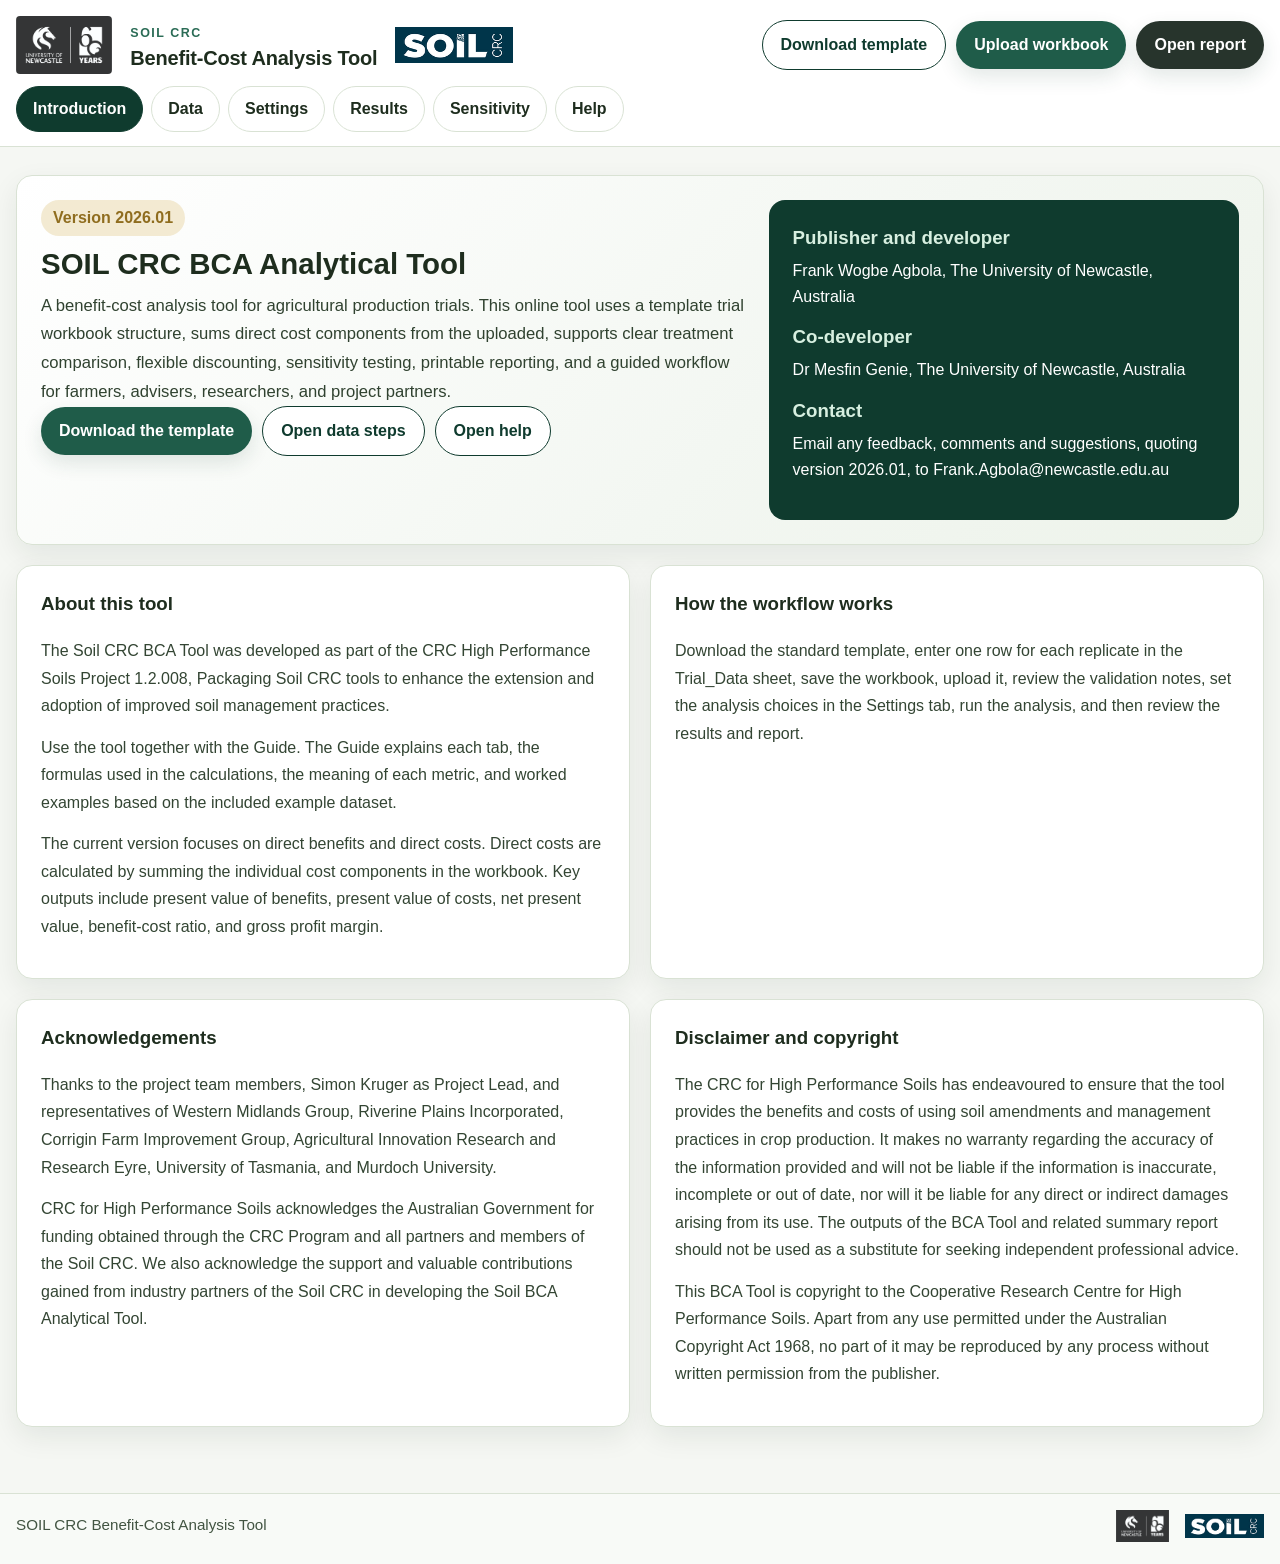
<file: index.html>
<!doctype html>
<html lang="en">
<head>
  <meta charset="utf-8" />
  <meta name="viewport" content="width=device-width, initial-scale=1" />
  <title>SOIL CRC Benefit-Cost Analysis Tool</title>
  <link rel="stylesheet" href="styles.css" />
</head>
<body>
  <div class="toast-stack" id="toastStack" aria-live="polite" aria-atomic="true"></div>

  <header class="site-header">
    <div class="container header-shell">
      <div class="brand-wrap">
        <img src="logo_university_newcastle.jpg" alt="University of Newcastle logo" class="brand-logo brand-logo-uon">
        <div class="brand-copy">
          <div class="eyebrow">SOIL CRC</div>
          <h1>Benefit-Cost Analysis Tool</h1>
        </div>
        <img src="logo_soil_crc.png" alt="SOIL CRC logo" class="brand-logo brand-logo-soil">
      </div>
      <div class="top-actions">
        <a class="btn btn-ghost" href="soil_crc_bca_template.xlsx" download title="Download the standard Excel template">Download template</a>
        <button class="btn" id="openUploadBtn" type="button" title="Upload a completed Excel workbook">Upload workbook</button>
        <input id="fileInput" type="file" accept=".xlsx" hidden />
        <button class="btn btn-dark" id="openReportBtn" type="button" disabled title="Open the printable report in a new window">Open report</button>
      </div>
    </div>
    <nav class="container tabs" aria-label="Primary tabs">
      <button class="tab active" data-tab="intro">Introduction</button>
      <button class="tab" data-tab="data">Data</button>
      <button class="tab" data-tab="settings">Settings</button>
      <button class="tab" data-tab="results">Results</button>
      <button class="tab" data-tab="sensitivity">Sensitivity</button>
      <button class="tab" data-tab="help">Help</button>
    </nav>
  </header>

  <main class="container main-area">
    <section id="tab-intro" class="panel active">
      <div class="hero card intro-hero">
        <div class="hero-left">
          <div class="hero-badge">Version 2026.01</div>
          <h2>SOIL CRC BCA Analytical Tool</h2>
          <p class="lead">A benefit-cost analysis tool for agricultural production trials. This online tool uses a template trial workbook structure, sums direct cost components from the uploaded, supports clear treatment comparison, flexible discounting, sensitivity testing, printable reporting, and a guided workflow for farmers, advisers, researchers, and project partners.</p>
          <div class="hero-actions">
            <a class="btn" href="soil_crc_bca_template.xlsx" download>Download the template</a>
            <button class="btn btn-ghost jump" data-target="data" type="button">Open data steps</button>
            <button class="btn btn-ghost jump" data-target="help" type="button">Open help</button>
          </div>
        </div>
        <div class="hero-right">
          <div class="cover-panel">
            <h3>Publisher and developer</h3>
            <p>Frank Wogbe Agbola, The University of Newcastle, Australia</p>
            <h3>Co-developer</h3>
            <p>Dr Mesfin Genie, The University of Newcastle, Australia</p>
            <h3>Contact</h3>
            <p>Email any feedback, comments and suggestions, quoting version 2026.01, to Frank.Agbola@newcastle.edu.au</p>
          </div>
        </div>
      </div>

      <div class="grid two">
        <article class="card prose">
          <h3>About this tool</h3>
          <p>The Soil CRC BCA Tool was developed as part of the CRC High Performance Soils Project 1.2.008, Packaging Soil CRC tools to enhance the extension and adoption of improved soil management practices.</p>
          <p>Use the tool together with the Guide. The Guide explains each tab, the formulas used in the calculations, the meaning of each metric, and worked examples based on the included example dataset.</p>
          <p>The current version focuses on direct benefits and direct costs. Direct costs are calculated by summing the individual cost components in the workbook. Key outputs include present value of benefits, present value of costs, net present value, benefit-cost ratio, and gross profit margin.</p>
        </article>
        <article class="card prose">
          <h3>How the workflow works</h3>
          <p>Download the standard template, enter one row for each replicate in the Trial_Data sheet, save the workbook, upload it, review the validation notes, set the analysis choices in the Settings tab, run the analysis, and then review the results and report.</p>
        </article>
      </div>

      <div class="grid two">
        <article class="card prose">
          <h3>Acknowledgements</h3>
          <p>Thanks to the project team members, Simon Kruger as Project Lead, and representatives of Western Midlands Group, Riverine Plains Incorporated, Corrigin Farm Improvement Group, Agricultural Innovation Research and Research Eyre, University of Tasmania, and Murdoch University.</p>
          <p>CRC for High Performance Soils acknowledges the Australian Government for funding obtained through the CRC Program and all partners and members of the Soil CRC. We also acknowledge the support and valuable contributions gained from industry partners of the Soil CRC in developing the Soil BCA Analytical Tool.</p>
        </article>
        <article class="card prose">
          <h3>Disclaimer and copyright</h3>
          <p>The CRC for High Performance Soils has endeavoured to ensure that the tool provides the benefits and costs of using soil amendments and management practices in crop production. It makes no warranty regarding the accuracy of the information provided and will not be liable if the information is inaccurate, incomplete or out of date, nor will it be liable for any direct or indirect damages arising from its use. The outputs of the BCA Tool and related summary report should not be used as a substitute for seeking independent professional advice.</p>
          <p>This BCA Tool is copyright to the Cooperative Research Centre for High Performance Soils. Apart from any use permitted under the Australian Copyright Act 1968, no part of it may be reproduced by any process without written permission from the publisher.</p>
        </article>
      </div>
    </section>

    <section id="tab-data" class="panel">
      <div class="card">
        <div class="section-head">
          <div>
            <h2>Data upload and preparation</h2>
            <p class="subtle">The steps below are written in plain language for practical use.</p>
          </div>
          <div class="section-actions">
            <a class="btn btn-ghost" href="soil_crc_bca_template.xlsx" download title="Download the standard Excel template">Download template</a>
            <button class="btn btn-ghost" id="loadExampleBtn" type="button" title="Load the included example workbook and pre-fill the tool">Load example data</button>
            <button class="btn btn-ghost" id="downloadCsvBtn" type="button" disabled title="Download the cleaned data used by the tool as a CSV file">Download cleaned CSV</button>
          </div>
        </div>

        <div class="grid four step-grid">
          <div class="step card soft"><span class="step-no">1</span><h3>Download the template</h3><p>Use the official Excel file supplied with this tool. It contains the Trial_Data sheet and a data dictionary sheet to help with data entry.</p></div>
          <div class="step card soft"><span class="step-no">2</span><h3>Fill one row per replicate</h3><p>Each replicate should have its own row. Keep amendment names and treatment IDs consistent across replicates. The control is identified from the control treatment row in the workbook.</p></div>
          <div class="step card soft"><span class="step-no">3</span><h3>Save the workbook</h3><p>Save the completed file before uploading it back into the tool. This helps avoid incomplete workbook errors.</p></div>
          <div class="step card soft"><span class="step-no">4</span><h3>Upload and review</h3><p>Upload the workbook, review validation messages, then move to the Results tab and run the analysis.</p></div>
        </div>

        <div class="upload-box">
          <button class="upload-tile" id="uploadTile" type="button" title="Click to upload your completed Excel workbook">
            <strong>Upload completed workbook</strong>
            <span>Click to choose the Excel workbook you have completed.</span>
          </button>
          <div id="uploadStatus" class="status neutral">No workbook uploaded yet.</div>
        </div>
      </div>

      <div class="grid two">
        <article class="card">
          <h3>Workbook summary</h3>
          <div class="metrics-grid mini">
            <div class="metric"><span>Workbook</span><strong id="workbookName">-</strong></div>
            <div class="metric"><span>Sheet used</span><strong id="sheetName">-</strong></div>
            <div class="metric"><span>Rows</span><strong id="rowsCount">-</strong></div>
            <div class="metric"><span>Treatments</span><strong id="treatmentsCount">-</strong></div>
            <div class="metric"><span>Control rows</span><strong id="controlsCount">-</strong></div>
            <div class="metric"><span>Rows with yield</span><strong id="yieldCount">-</strong></div>
          </div>
          <div id="validationBox" class="message info">Upload a workbook to see validation messages.</div>
        </article>
        <article class="card prose">
          <h3>What the tool checks</h3>
          <p><span class="tip" data-tip="The workbook should contain a Trial_Data sheet and the standard header row.">Template structure</span> The workbook should contain the standard Trial_Data layout.</p>
          <p><span class="tip" data-tip="Treatment names should be consistent across replicate rows for the same treatment.">Treatment consistency</span> Treatment names, IDs and control flags should be filled in clearly.</p>
          <p><span class="tip" data-tip="The tool uses the main direct cost components reported in the workbook, such as seed, total labour, total machinery, fertiliser, pesticides, fuel, marketing, repairs and maintenance, support services, electricity, water, insurance services, overheads, interest paid on loans, structure maintenance, and other costs.">Costs</span> Yield and direct cost values should be numeric where they are provided.</p>
          <p><span class="tip" data-tip="A control is needed so the tool can compare treatments against a reference practice.">Control rows</span> At least one control row should be marked TRUE.</p>
        </article>
      </div>

      <div class="card">
        <div class="section-head">
          <div>
            <h3>Data preview</h3>
            <p class="subtle">The first cleaned rows from the uploaded workbook are shown below.</p>
          </div>
        </div>
        <div class="table-wrap"><table id="previewTable"><thead></thead><tbody></tbody></table></div>
      </div>
    </section>

    <section id="tab-settings" class="panel">
      <div class="grid two">
        <div class="card">
          <h2>Settings</h2>
          <div class="form-grid">
            <label><span>Grain price ($ per tonne)</span><input id="grainPrice" type="number" value="500" step="0.01" /></label>
            <label><span>Analysis period (years)</span><input id="analysisYears" type="number" value="10" min="1" step="1" /></label>
            <label><span>Discounting mode</span><select id="discountMode"><option value="constant">Constant rate</option><option value="increasing">Increasing rate</option><option value="declining">Declining rate</option></select></label>
            <label><span>Initial annual discount rate (%)</span><input id="discountInitial" type="number" value="5" step="0.1" /></label>
            <label><span>Later annual discount rate (%)</span><input id="discountLater" type="number" value="3" step="0.1" /></label>
            <label><span>Switch year</span><input id="discountSwitchYear" type="number" value="5" min="1" step="1" /></label>
          </div>
          <div class="settings-actions">
            <button class="btn" id="applySettingsBtn" type="button" onclick="return window.forceApplySettings ? window.forceApplySettings() : false;" title="Apply the current analysis settings and update the tool">Apply settings</button>
          </div>
          <div id="settingsStatus" class="message info" aria-live="polite">Current settings are shown above. Click Apply settings to confirm and refresh the analysis.</div>
        </div>
        <div class="card prose">
          <h3>How discounting is applied</h3>
          <p><span class="tip" data-tip="A constant rate uses the same annual discount rate for every year in the analysis period.">Constant rate</span> The same discount rate is used for every year.</p>
          <p><span class="tip" data-tip="An increasing schedule applies the initial rate up to the switch year and the later rate after that point.">Increasing rate</span> The initial rate applies first, then the later rate applies after the switch year.</p>
          <p><span class="tip" data-tip="A declining schedule also uses the switch year, but the later rate is lower than the initial rate.">Declining rate</span> This works in the same way, but with a lower later rate after the switch year.</p>
          <div class="logic-box" id="discountLabelBox">The active discount schedule will be shown here after analysis is run.</div>
        </div>
      </div>
    </section>

    <section id="tab-results" class="panel">
      <div class="card">
        <div class="section-head">
          <div>
            <h2>Results</h2>
            <p class="subtle">Choose the comparison mode, then run the analysis.</p>
          </div>
          <div class="section-actions">
            <button class="btn" id="runBtn" type="button" title="Calculate rankings, comparisons and headline metrics">Run Benefit-Cost Analysis</button>
          </div>
        </div>
        <div class="mode-row">
          <label><input type="radio" name="compareMode" value="control" checked /> Compare selected treatment against control</label>
          <label><input type="radio" name="compareMode" value="side" /> Compare two treatments side by side</label>
        </div>
        <div id="compareControlPanel" class="selector-grid">
          <label><span>Reference control</span><select id="controlSelect"></select></label>
          <label><span>Treatment to compare</span><select id="treatmentSelect"></select></label>
        </div>
        <div id="compareSidePanel" class="selector-grid hidden">
          <label><span>First treatment</span><select id="sideTreatmentA"></select></label>
          <label><span>Second treatment</span><select id="sideTreatmentB"></select></label>
        </div>
        <div id="sameTreatmentWarning" class="message warning hidden">Please choose two different treatments for side by side comparison.</div>
      </div>

      <div class="grid three results-grid">
        <div class="card metric-card"><span>Present value of benefits</span><strong id="pvBenefits">-</strong></div>
        <div class="card metric-card"><span>Present value of costs</span><strong id="pvCosts">-</strong></div>
        <div class="card metric-card"><span>Net present value</span><strong id="npvValue">-</strong></div>
        <div class="card metric-card"><span>Benefit-cost ratio</span><strong id="bcrValue">-</strong></div>
        <div class="card metric-card"><span>Gross profit margin</span><strong id="gpmValue">-</strong></div>
        <div class="card metric-card"><span>Difference versus control</span><strong id="deltaValue">-</strong></div>
      </div>

      <div class="grid two">
        <div class="card"><h3>Headline interpretation</h3><p id="headlineSummary" class="summary-box">Upload data and run the analysis to view the headline interpretation.</p></div>
        <div class="card"><h3>Comparison details</h3><div class="table-wrap compact"><div id="comparisonDetails"></div></div></div>
      </div>

      <div class="card">
        <h3>Treatment ranking</h3>
        <div class="table-wrap compact"><table id="rankingTable"><thead><tr><th>Rank</th><th>Treatment</th><th>Average yield (t/ha)</th><th>Average direct costs ($/ha)</th><th>PV benefits ($/ha)</th><th>PV costs ($/ha)</th><th>NPV ($/ha)</th><th>BCR</th><th>Gross profit margin (%)</th><th>Difference versus control ($/ha)</th></tr></thead><tbody></tbody></table></div>
      </div>

      <div class="card ai-card">
        <h3>Copilot and ChatGPT</h3>
        <p class="subtle">These buttons open a new window using a fully prepared prompt based on the current results. The prompt requests clear writing, practical interpretation, clean tables, a short report, and a concise policy brief.</p>
        <div class="section-actions">
          <button class="btn" id="openChatGPTBtn" type="button" title="Open the prepared prompt in ChatGPT in a new window">Open in ChatGPT</button>
          <button class="btn btn-ghost" id="openCopilotBtn" type="button" title="Open the prepared prompt in Copilot in a new window">Open in Copilot</button>
          <button class="btn btn-ghost" id="copyPromptBtn" type="button" title="Copy the prepared writing prompt to the clipboard">Copy prompt</button>
        </div>
        <textarea id="aiPromptPreview" class="prompt-box" spellcheck="false"></textarea>
      </div>
    </section>

    <section id="tab-sensitivity" class="panel">
      <div class="card">
        <div class="section-head">
          <div>
            <h2>Sensitivity analysis</h2>
            <p class="subtle">Enter alternative values directly to test how the selected treatment responds.</p>
          </div>
          <div class="section-actions"><button class="btn" id="runSensitivityBtn" type="button">Update sensitivity</button></div>
        </div>
        <div class="table-wrap">
          <table class="settings-table">
            <thead><tr><th>Scenario</th><th>Discount rate (%)</th><th>Grain price ($/t)</th><th>Benefits change (%)</th><th>Costs change (%)</th></tr></thead>
            <tbody>
              <tr><td>Scenario 1</td><td><input id="s1Rate" type="number" value="3" step="0.1" /></td><td><input id="s1Price" type="number" value="500" step="0.01" /></td><td><input id="s1Benefit" type="number" value="0" step="0.1" /></td><td><input id="s1Cost" type="number" value="0" step="0.1" /></td></tr>
              <tr><td>Scenario 2</td><td><input id="s2Rate" type="number" value="5" step="0.1" /></td><td><input id="s2Price" type="number" value="550" step="0.01" /></td><td><input id="s2Benefit" type="number" value="10" step="0.1" /></td><td><input id="s2Cost" type="number" value="10" step="0.1" /></td></tr>
              <tr><td>Scenario 3</td><td><input id="s3Rate" type="number" value="7" step="0.1" /></td><td><input id="s3Price" type="number" value="450" step="0.01" /></td><td><input id="s3Benefit" type="number" value="-10" step="0.1" /></td><td><input id="s3Cost" type="number" value="15" step="0.1" /></td></tr>
            </tbody>
          </table>
        </div>
      </div>
      <div class="card">
        <div class="table-wrap compact"><table id="sensitivityTable"><thead><tr><th>Scenario</th><th>Discount rate (%)</th><th>Grain price ($/t)</th><th>Benefits change (%)</th><th>Costs change (%)</th><th>PV benefits ($/ha)</th><th>PV costs ($/ha)</th><th>NPV ($/ha)</th><th>BCR</th><th>Gross profit margin (%)</th></tr></thead><tbody></tbody></table></div>
      </div>
    </section>

    <section id="tab-help" class="panel">
      <div class="card prose">
        <div class="section-head">
          <div>
            <h2>Help and FAQ</h2>
            <p class="subtle">Practical help for farmers, advisers, and other users.</p>
          </div>
          <div class="section-actions">
            <button class="btn" id="openGuideBtn" type="button" title="Open the full user guide in a new window">Open full guide</button>
          </div>
        </div>
        <details open><summary>Why are my results missing?</summary><p>Results usually remain empty when no workbook has been uploaded, when no control rows are marked TRUE, or when yield and direct cost values are missing for the selected treatments.</p></details>
        <details><summary>Why is the ranking table empty?</summary><p>The ranking table is filled after you upload a workbook and click Run Benefit-Cost Analysis in the Results tab.</p></details>
        <details><summary>How should I structure the uploaded workbook?</summary><p>Use the standard template from this tool. Enter one row per replicate in the Trial_Data sheet. Keep treatment names consistent and save the file before uploading it back into the tool.</p></details>
        <details><summary>How are direct costs calculated?</summary><p>The tool sums the individual cost components in each replicate row, including seed, labour, machinery, fertiliser, chemical, fuel, marketing, repairs, support services, electricity, water, insurance, overheads, interest paid on loans, structure maintenance, and other direct costs. The reported total farm cost column is shown in the workbook for reference only.</p></details>
        <details><summary>What do the outputs mean?</summary><p>Net present value shows benefits minus costs after discounting. Benefit-cost ratio compares discounted benefits with discounted costs. Gross profit margin shows the share of discounted benefits remaining after discounted costs are deducted.</p></details>
        <details><summary>How do the two comparison modes differ?</summary><p>The first mode compares a selected treatment against the control. The second mode compares any two treatments side by side. A warning appears if the same treatment is selected twice.</p></details>
      </div>
    </section>
  </main>

  <footer class="site-footer">
    <div class="container footer-row">
      <div>SOIL CRC Benefit-Cost Analysis Tool</div>
      <div class="footer-logos">
        <img src="logo_university_newcastle.jpg" alt="" class="footer-logo footer-logo-uon">
        <img src="logo_soil_crc.png" alt="" class="footer-logo footer-logo-soil">
      </div>
    </div>
  </footer>

  <script src="app.js"></script>
</body>
</html>
</file>
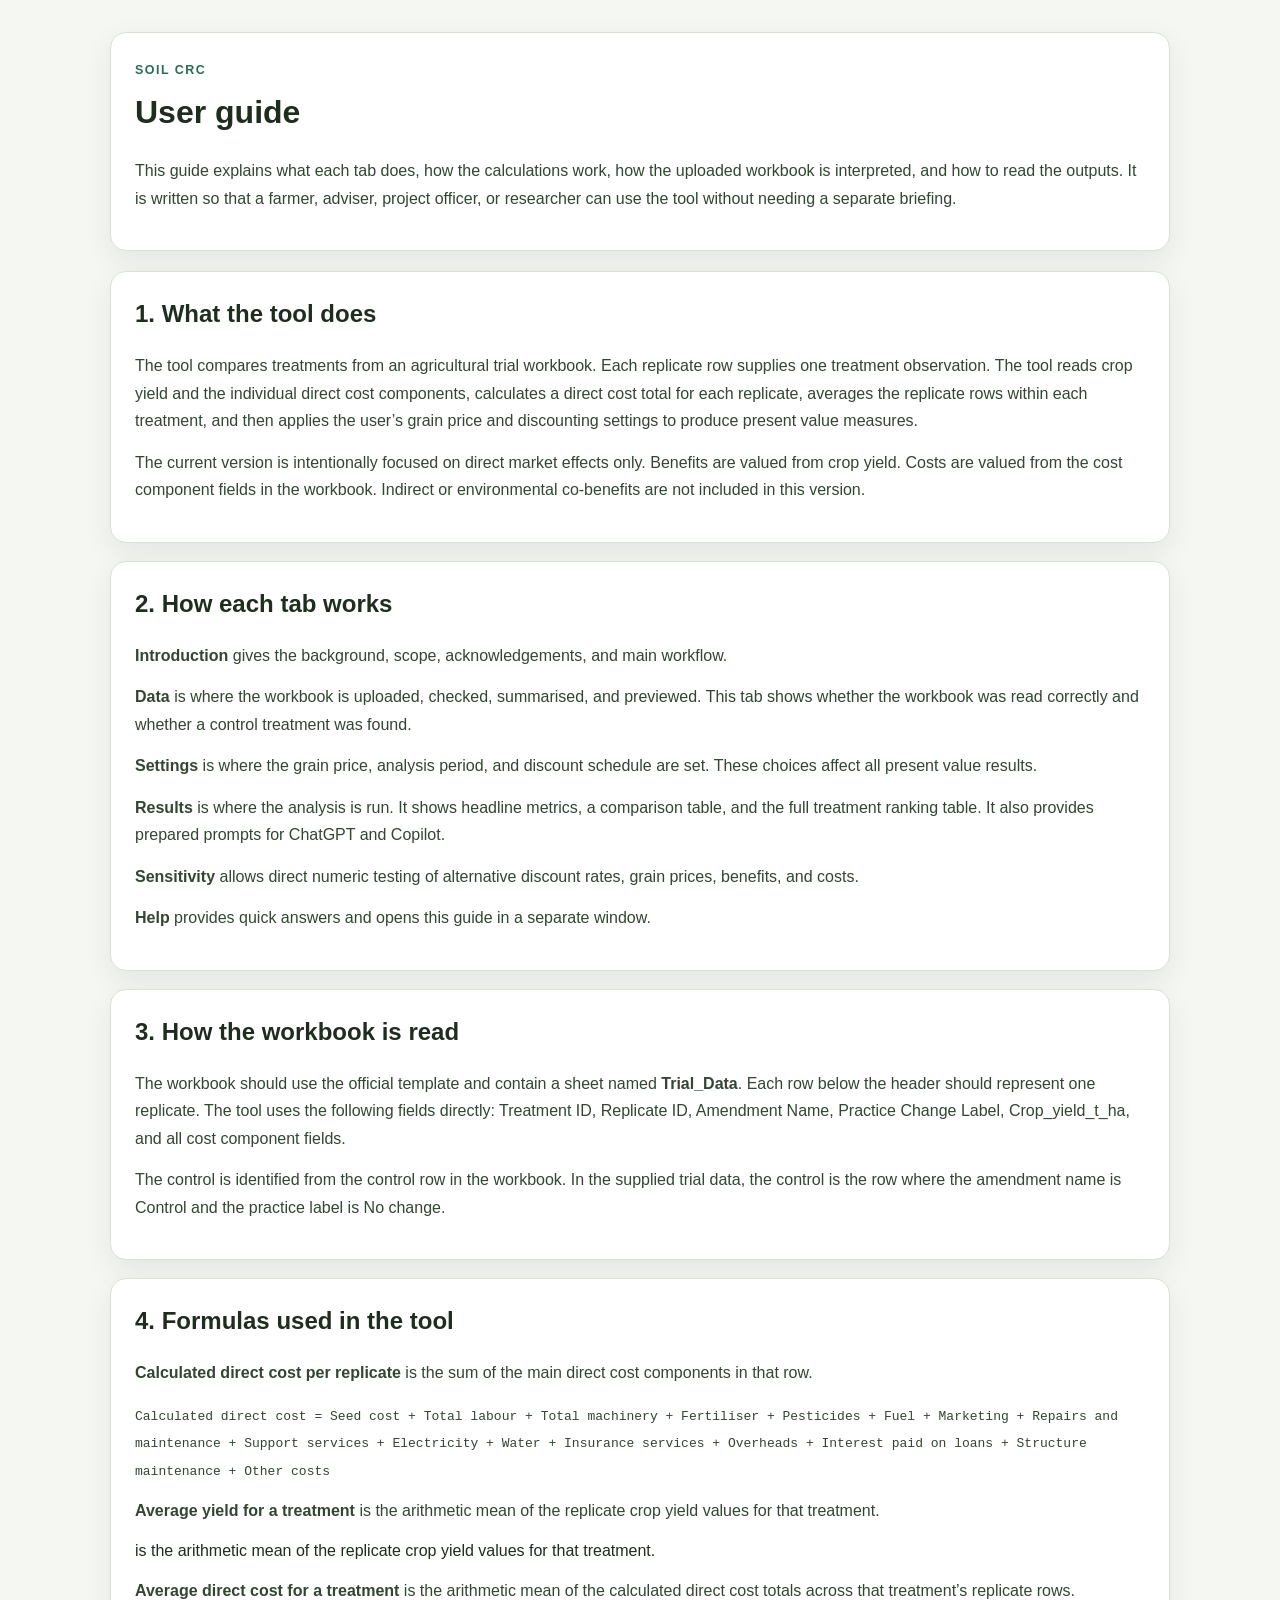
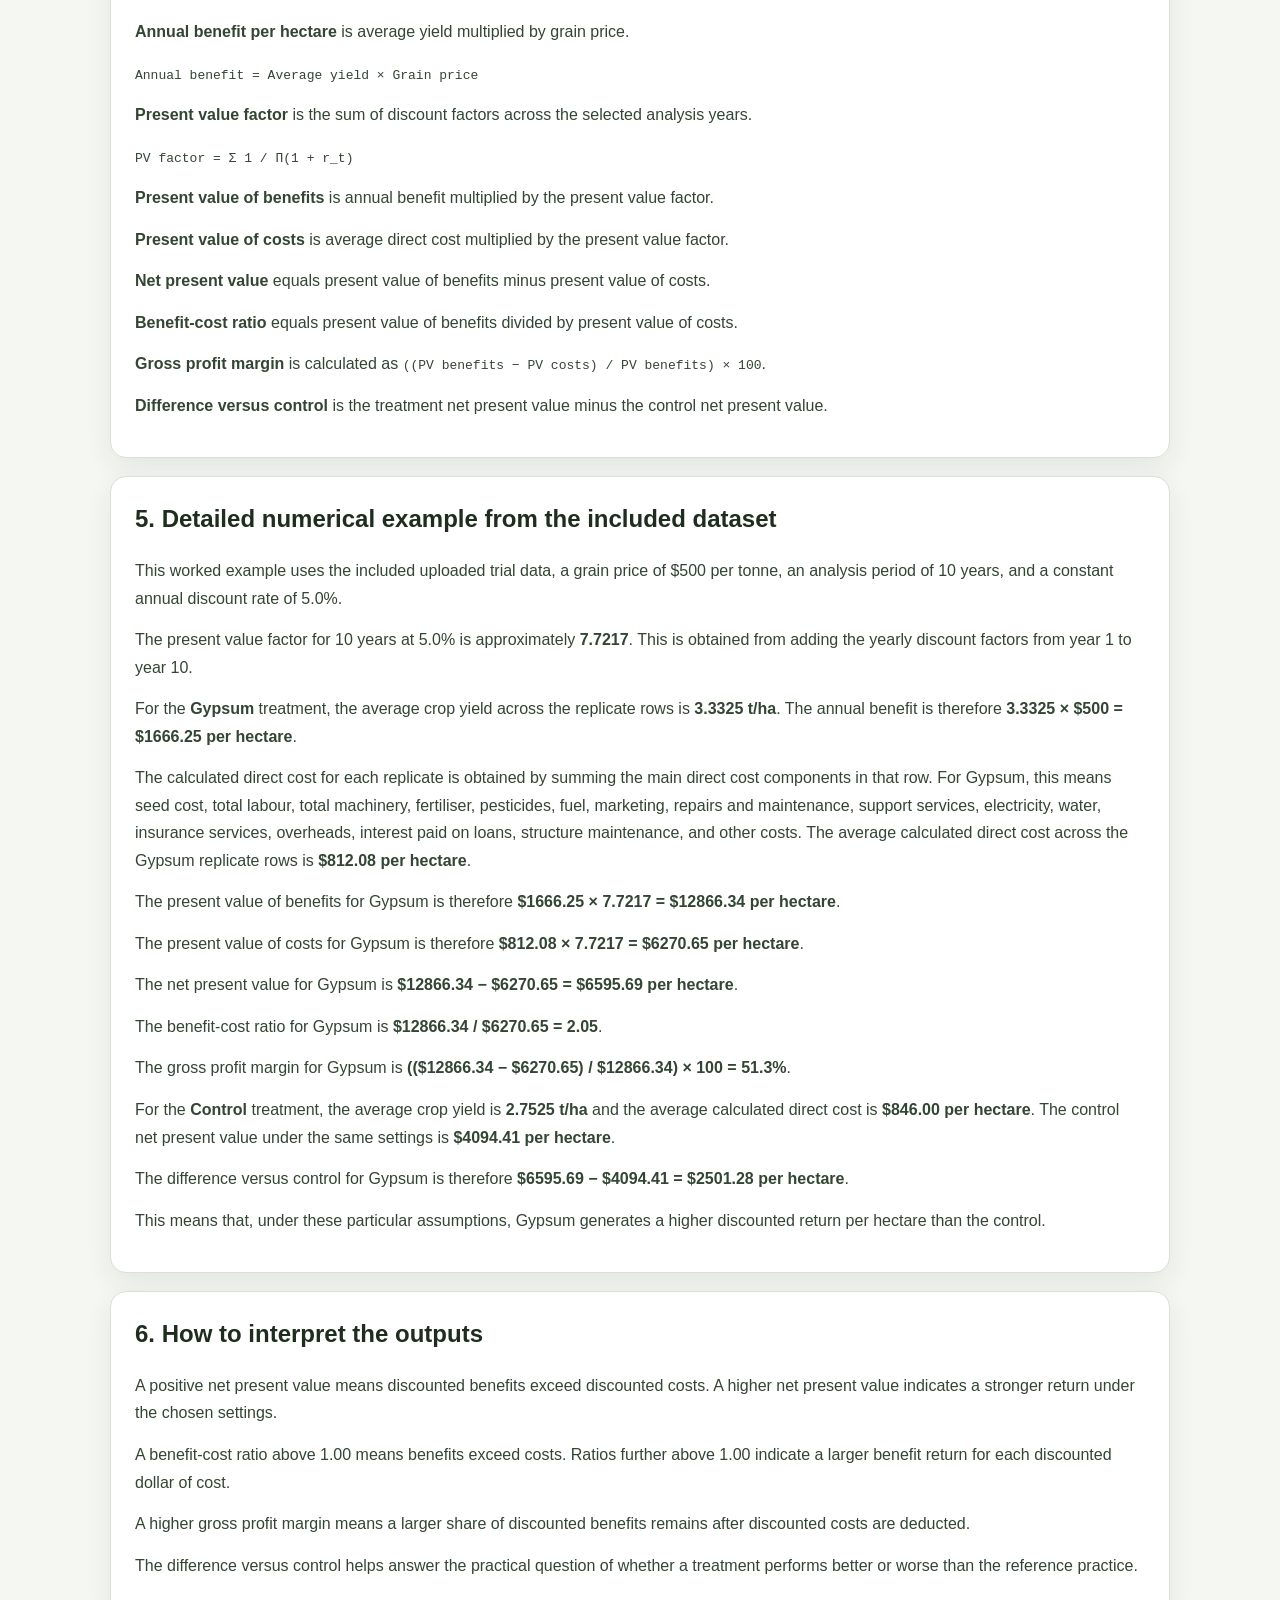
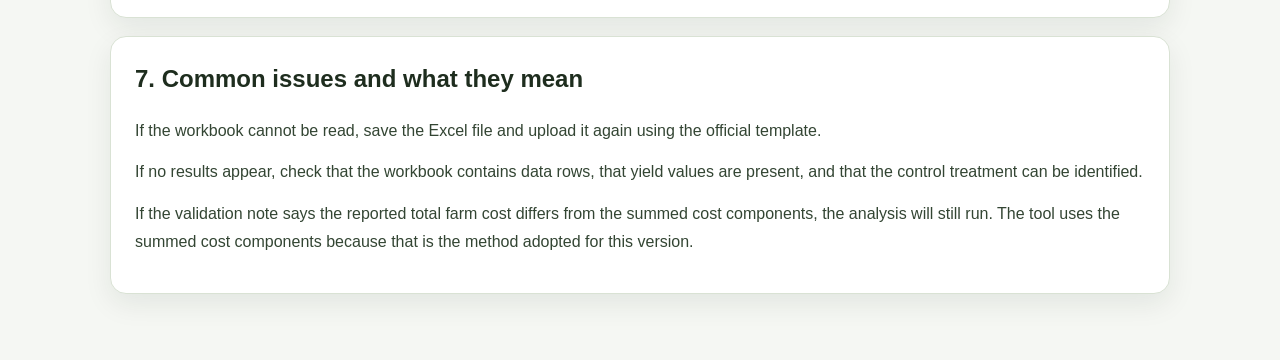
<file: guide.html>
<!doctype html>
<html lang="en"><head><meta charset="utf-8"><meta name="viewport" content="width=device-width, initial-scale=1"><title>SOIL CRC BCA Tool Guide</title><link rel="stylesheet" href="styles.css"></head>
<body>
<div class="container" style="padding:32px 20px 48px;max-width:1100px;">
  <header class="card prose" style="margin-bottom:20px;">
    <div class="eyebrow">SOIL CRC</div>
    <h1 style="margin-top:6px;">User guide</h1>
    <p>This guide explains what each tab does, how the calculations work, how the uploaded workbook is interpreted, and how to read the outputs. It is written so that a farmer, adviser, project officer, or researcher can use the tool without needing a separate briefing.</p>
  </header>

  <section class="card prose" style="margin-bottom:18px;">
    <h2>1. What the tool does</h2>
    <p>The tool compares treatments from an agricultural trial workbook. Each replicate row supplies one treatment observation. The tool reads crop yield and the individual direct cost components, calculates a direct cost total for each replicate, averages the replicate rows within each treatment, and then applies the user’s grain price and discounting settings to produce present value measures.</p>
    <p>The current version is intentionally focused on direct market effects only. Benefits are valued from crop yield. Costs are valued from the cost component fields in the workbook. Indirect or environmental co-benefits are not included in this version.</p>
  </section>

  <section class="card prose" style="margin-bottom:18px;">
    <h2>2. How each tab works</h2>
    <p><strong>Introduction</strong> gives the background, scope, acknowledgements, and main workflow.</p>
    <p><strong>Data</strong> is where the workbook is uploaded, checked, summarised, and previewed. This tab shows whether the workbook was read correctly and whether a control treatment was found.</p>
    <p><strong>Settings</strong> is where the grain price, analysis period, and discount schedule are set. These choices affect all present value results.</p>
    <p><strong>Results</strong> is where the analysis is run. It shows headline metrics, a comparison table, and the full treatment ranking table. It also provides prepared prompts for ChatGPT and Copilot.</p>
    <p><strong>Sensitivity</strong> allows direct numeric testing of alternative discount rates, grain prices, benefits, and costs.</p>
    <p><strong>Help</strong> provides quick answers and opens this guide in a separate window.</p>
  </section>

  <section class="card prose" style="margin-bottom:18px;">
    <h2>3. How the workbook is read</h2>
    <p>The workbook should use the official template and contain a sheet named <strong>Trial_Data</strong>. Each row below the header should represent one replicate. The tool uses the following fields directly: Treatment ID, Replicate ID, Amendment Name, Practice Change Label, Crop_yield_t_ha, and all cost component fields.</p>
    <p>The control is identified from the control row in the workbook. In the supplied trial data, the control is the row where the amendment name is Control and the practice label is No change.</p>
  </section>

  <section class="card prose" style="margin-bottom:18px;">
    <h2>4. Formulas used in the tool</h2>
    <p><strong>Calculated direct cost per replicate</strong> is the sum of the main direct cost components in that row.</p>
    <p><code>Calculated direct cost = Seed cost + Total labour + Total machinery + Fertiliser + Pesticides + Fuel + Marketing + Repairs and maintenance + Support services + Electricity + Water + Insurance services + Overheads + Interest paid on loans + Structure maintenance + Other costs</code></p>
    <p><strong>Average yield for a treatment</strong> is the arithmetic mean of the replicate crop yield values for that treatment.</p> is the arithmetic mean of the replicate crop yield values for that treatment.</p>
    <p><strong>Average direct cost for a treatment</strong> is the arithmetic mean of the calculated direct cost totals across that treatment’s replicate rows.</p>
    <p><strong>Annual benefit per hectare</strong> is average yield multiplied by grain price.</p>
    <p><code>Annual benefit = Average yield × Grain price</code></p>
    <p><strong>Present value factor</strong> is the sum of discount factors across the selected analysis years.</p>
    <p><code>PV factor = Σ 1 / Π(1 + r_t)</code></p>
    <p><strong>Present value of benefits</strong> is annual benefit multiplied by the present value factor.</p>
    <p><strong>Present value of costs</strong> is average direct cost multiplied by the present value factor.</p>
    <p><strong>Net present value</strong> equals present value of benefits minus present value of costs.</p>
    <p><strong>Benefit-cost ratio</strong> equals present value of benefits divided by present value of costs.</p>
    <p><strong>Gross profit margin</strong> is calculated as <code>((PV benefits − PV costs) / PV benefits) × 100</code>.</p>
    <p><strong>Difference versus control</strong> is the treatment net present value minus the control net present value.</p>
  </section>

  <section class="card prose" style="margin-bottom:18px;">
    <h2>5. Detailed numerical example from the included dataset</h2>
    <p>This worked example uses the included uploaded trial data, a grain price of $500 per tonne, an analysis period of 10 years, and a constant annual discount rate of 5.0%.</p>
    <p>The present value factor for 10 years at 5.0% is approximately <strong>7.7217</strong>. This is obtained from adding the yearly discount factors from year 1 to year 10.</p>
    <p>For the <strong>Gypsum</strong> treatment, the average crop yield across the replicate rows is <strong>3.3325 t/ha</strong>. The annual benefit is therefore <strong>3.3325 × $500 = $1666.25 per hectare</strong>.</p>
    <p>The calculated direct cost for each replicate is obtained by summing the main direct cost components in that row. For Gypsum, this means seed cost, total labour, total machinery, fertiliser, pesticides, fuel, marketing, repairs and maintenance, support services, electricity, water, insurance services, overheads, interest paid on loans, structure maintenance, and other costs. The average calculated direct cost across the Gypsum replicate rows is <strong>$812.08 per hectare</strong>.</p>
    <p>The present value of benefits for Gypsum is therefore <strong>$1666.25 × 7.7217 = $12866.34 per hectare</strong>.</p>
    <p>The present value of costs for Gypsum is therefore <strong>$812.08 × 7.7217 = $6270.65 per hectare</strong>.</p>
    <p>The net present value for Gypsum is <strong>$12866.34 − $6270.65 = $6595.69 per hectare</strong>.</p>
    <p>The benefit-cost ratio for Gypsum is <strong>$12866.34 / $6270.65 = 2.05</strong>.</p>
    <p>The gross profit margin for Gypsum is <strong>(($12866.34 − $6270.65) / $12866.34) × 100 = 51.3%</strong>.</p>
    <p>For the <strong>Control</strong> treatment, the average crop yield is <strong>2.7525 t/ha</strong> and the average calculated direct cost is <strong>$846.00 per hectare</strong>. The control net present value under the same settings is <strong>$4094.41 per hectare</strong>.</p>
    <p>The difference versus control for Gypsum is therefore <strong>$6595.69 − $4094.41 = $2501.28 per hectare</strong>.</p>
    <p>This means that, under these particular assumptions, Gypsum generates a higher discounted return per hectare than the control.</p>
  </section>

  <section class="card prose" style="margin-bottom:18px;">
    <h2>6. How to interpret the outputs</h2>
    <p>A positive net present value means discounted benefits exceed discounted costs. A higher net present value indicates a stronger return under the chosen settings.</p>
    <p>A benefit-cost ratio above 1.00 means benefits exceed costs. Ratios further above 1.00 indicate a larger benefit return for each discounted dollar of cost.</p>
    <p>A higher gross profit margin means a larger share of discounted benefits remains after discounted costs are deducted.</p>
    <p>The difference versus control helps answer the practical question of whether a treatment performs better or worse than the reference practice.</p>
  </section>

  <section class="card prose" style="margin-bottom:18px;">
    <h2>7. Common issues and what they mean</h2>
    <p>If the workbook cannot be read, save the Excel file and upload it again using the official template.</p>
    <p>If no results appear, check that the workbook contains data rows, that yield values are present, and that the control treatment can be identified.</p>
    <p>If the validation note says the reported total farm cost differs from the summed cost components, the analysis will still run. The tool uses the summed cost components because that is the method adopted for this version.</p>
  </section>
</div></body></html>
</file>
<file: styles.css>
:root {
  --bg: #f5f7f3;
  --surface: #ffffff;
  --surface-soft: #f0f4ee;
  --surface-alt: #f8faf7;
  --text: #1e2d1e;
  --muted: #516451;
  --line: #d9e2d4;
  --green-900: #0f3b2e;
  --green-800: #1f5c49;
  --green-700: #2b6c56;
  --green-100: #dfeadf;
  --gold-100: #f3ead2;
  --gold-500: #8f6d1f;
  --warning: #8a6500;
  --warning-bg: #fff7dd;
  --info: #225a7a;
  --info-bg: #eef7fb;
  --ok: #235f35;
  --ok-bg: #edf8ef;
  --shadow: 0 10px 28px rgba(10, 38, 20, 0.08);
  --radius: 16px;
}
* { box-sizing: border-box; }
html { scroll-behavior: smooth; }
body {
  margin: 0;
  font-family: Arial, Helvetica, sans-serif;
  color: var(--text);
  background: var(--bg);
  line-height: 1.5;
}
a { color: var(--green-800); text-decoration: none; }
a:hover { text-decoration: underline; }
.container { width: min(1320px, calc(100% - 32px)); margin: 0 auto; }
.site-header {
  position: sticky;
  top: 0;
  z-index: 40;
  background: rgba(255,255,255,0.97);
  border-bottom: 1px solid var(--line);
  backdrop-filter: blur(10px);
}
.header-shell {
  display: flex;
  align-items: center;
  justify-content: space-between;
  gap: 20px;
  padding: 16px 0 12px;
}
.brand-wrap {
  display: flex;
  align-items: center;
  gap: 18px;
  min-width: 0;
}
.brand-logo { display: block; object-fit: contain; }
.brand-logo-uon {
  height: 58px;
  width: auto;
  border-radius: 4px;
}
.brand-logo-soil {
  height: 36px;
  width: auto;
  image-rendering: auto;
}
.brand-copy h1 {
  margin: 2px 0 0;
  font-size: clamp(1.25rem, 1.5vw, 1.7rem);
  line-height: 1.15;
  font-weight: 700;
  letter-spacing: -0.01em;
}
.eyebrow {
  display: inline-block;
  margin-bottom: 2px;
  font-size: 0.78rem;
  text-transform: uppercase;
  letter-spacing: 0.12em;
  color: var(--green-700);
  font-weight: 700;
}
.top-actions, .section-actions, .hero-actions {
  display: flex;
  flex-wrap: wrap;
  align-items: center;
  gap: 10px;
}
.tabs {
  display: flex;
  gap: 8px;
  overflow-x: auto;
  padding: 0 0 14px;
}
.tab {
  appearance: none;
  border: 1px solid var(--line);
  background: var(--surface);
  color: var(--text);
  border-radius: 999px;
  padding: 10px 16px;
  font-weight: 700;
  cursor: pointer;
  white-space: nowrap;
}
.tab.active, .tab:hover {
  background: var(--green-900);
  color: #fff;
  border-color: var(--green-900);
}
.main-area { padding: 28px 0 46px; }
.panel { display: none; }
.panel.active { display: block; }
.card {
  background: var(--surface);
  border: 1px solid var(--line);
  border-radius: var(--radius);
  box-shadow: var(--shadow);
  padding: 24px;
  margin-bottom: 20px;
}
.soft {
  background: var(--surface-alt);
  box-shadow: none;
}
.hero {
  display: grid;
  grid-template-columns: 1.2fr .8fr;
  gap: 22px;
  background: linear-gradient(135deg, #ffffff 0%, #f3f7f2 60%, #edf3ea 100%);
}
.hero-badge {
  display: inline-flex;
  align-items: center;
  padding: 6px 12px;
  border-radius: 999px;
  background: var(--gold-100);
  color: var(--gold-500);
  font-weight: 700;
  margin-bottom: 12px;
}
.hero h2 {
  margin: 0 0 12px;
  font-size: clamp(1.8rem, 2.3vw, 2.6rem);
  line-height: 1.08;
}
.lead {
  margin: 0;
  color: #304230;
  font-size: 1.04rem;
  line-height: 1.72;
}
.cover-panel {
  height: 100%;
  background: var(--green-900);
  color: #fff;
  border-radius: 16px;
  padding: 24px;
}
.cover-panel h3 { margin: 0 0 6px; color: #d7efe0; }
.cover-panel p { margin: 0 0 14px; line-height: 1.6; }
.grid { display: grid; gap: 20px; }
.grid.two { grid-template-columns: repeat(2, minmax(0,1fr)); }
.grid.four { grid-template-columns: repeat(4, minmax(0,1fr)); }
.results-grid { grid-template-columns: repeat(3, minmax(0,1fr)); }
.prose p { margin: 0 0 14px; line-height: 1.72; color: #334533; }
.prose h2, .prose h3, .section-head h2, .section-head h3 { margin-top: 0; }
.section-head {
  display: flex;
  align-items: flex-start;
  justify-content: space-between;
  gap: 16px;
  margin-bottom: 18px;
}
.subtle {
  margin: 6px 0 0;
  color: var(--muted);
}
.step-grid { margin-bottom: 18px; }
.step { padding: 18px; }
.step-no {
  width: 34px;
  height: 34px;
  display: grid;
  place-items: center;
  border-radius: 50%;
  background: var(--green-900);
  color: #fff;
  font-weight: 700;
  margin-bottom: 10px;
}
.upload-box { display: grid; gap: 14px; }
.upload-tile {
  width: 100%;
  padding: 24px;
  border-radius: 16px;
  border: 2px dashed #a8b9a4;
  background: #fafcf9;
  cursor: pointer;
  text-align: center;
}
.upload-tile strong {
  display: block;
  font-size: 1.05rem;
  margin-bottom: 8px;
}
.status {
  padding: 14px 16px;
  border-radius: 14px;
  font-weight: 700;
}
.status.neutral { background: #f3f5f2; color: #4d5d4d; }
.status.ok { background: var(--ok-bg); color: var(--ok); }
.status.warn { background: var(--warning-bg); color: var(--warning); }
.metrics-grid { display: grid; gap: 14px; }
.metrics-grid.mini { grid-template-columns: repeat(3, minmax(0,1fr)); }
.metric, .metric-card {
  background: var(--surface-alt);
  border: 1px solid var(--line);
  border-radius: 16px;
  padding: 16px;
}
.metric span, .metric-card span {
  display: block;
  color: var(--muted);
  font-size: 0.93rem;
  margin-bottom: 8px;
}
.metric strong { font-size: 1.16rem; line-height: 1.2; }
.metric-card strong {
  display: block;
  margin-top: 4px;
  font-size: 1.36rem;
  line-height: 1.16;
}
.form-grid, .selector-grid {
  display: grid;
  grid-template-columns: repeat(2, minmax(0,1fr));
  gap: 14px;
}
label {
  display: grid;
  gap: 8px;
  font-weight: 700;
}
label span {
  color: #334533;
  font-size: 0.95rem;
}
input, select, textarea, button { font: inherit; }
input, select, textarea {
  width: 100%;
  border: 1px solid #c9d5c5;
  border-radius: 12px;
  padding: 12px 14px;
  background: #fff;
  color: var(--text);
}
input:focus, select:focus, textarea:focus, button:focus {
  outline: 3px solid rgba(31,92,73,0.14);
  outline-offset: 1px;
}
.logic-box, .headline, .summary-box { line-height: 1.7; }
.logic-box {
  background: #f5f8f3;
  border: 1px solid var(--line);
  border-radius: 14px;
  padding: 16px;
  font-weight: 700;
}
.mode-row {
  display: flex;
  flex-wrap: wrap;
  gap: 18px;
  margin-bottom: 14px;
}
.mode-row label {
  display: flex;
  align-items: center;
  gap: 8px;
}
.mode-row input { width: auto; }
.table-wrap {
  overflow: auto;
  border: 1px solid var(--line);
  border-radius: 16px;
  background: #fff;
}
.compact { max-height: 440px; }
table {
  width: 100%;
  min-width: 760px;
  border-collapse: collapse;
}
th, td {
  padding: 12px 14px;
  border-bottom: 1px solid #e8eee5;
  text-align: left;
  vertical-align: top;
}
thead th {
  position: sticky;
  top: 0;
  z-index: 1;
  background: #eef3ec;
  font-size: 0.92rem;
}
tbody tr:nth-child(even) { background: #fbfcfb; }
.message {
  padding: 14px 16px;
  border-radius: 14px;
  line-height: 1.65;
}
.message.info { background: var(--info-bg); color: var(--info); }
.message.warning { background: var(--warning-bg); color: var(--warning); }
.hidden { display: none !important; }
.btn {
  appearance: none;
  border: none;
  border-radius: 999px;
  background: var(--green-800);
  color: #fff;
  font-weight: 700;
  padding: 12px 18px;
  cursor: pointer;
  box-shadow: 0 8px 20px rgba(21, 67, 47, 0.12);
}
.btn:hover {
  background: var(--green-900);
  text-decoration: none;
}
.btn-ghost {
  background: #fff;
  color: var(--green-900);
  border: 1px solid var(--green-900);
  box-shadow: none;
}
.btn-dark { background: #27342c; }
.prompt-box {
  min-height: 360px;
  resize: vertical;
}
.toast-stack {
  position: fixed;
  right: max(18px, env(safe-area-inset-right));
  bottom: max(18px, env(safe-area-inset-bottom));
  z-index: 9999;
  display: grid;
  gap: 10px;
  max-width: min(420px, calc(100vw - 36px));
  pointer-events: none;
}
.toast {
  background: var(--green-900);
  color: #fff;
  padding: 14px 16px;
  border-radius: 14px;
  box-shadow: var(--shadow);
  opacity: 0;
  transform: translateY(10px);
  transition: opacity .18s ease, transform .18s ease;
}
.toast.show {
  opacity: 1;
  transform: translateY(0);
}
.toast.hide {
  opacity: 0;
  transform: translateY(10px);
}
.toast.warn { background: #876200; }
.toast.info { background: #225a7a; }
.toast .title {
  font-weight: 700;
  margin-bottom: 4px;
}
@keyframes fadeIn {
  from { opacity: 0; transform: translateY(8px); }
  to { opacity: 1; transform: none; }
}
.tip {
  position: relative;
  border-bottom: 1px dotted var(--green-800);
  cursor: help;
}
.tip::after {
  content: attr(data-tip);
  position: absolute;
  left: 0;
  bottom: calc(100% + 10px);
  width: min(320px, 72vw);
  background: var(--green-900);
  color: #fff;
  padding: 10px 12px;
  border-radius: 12px;
  box-shadow: var(--shadow);
  opacity: 0;
  pointer-events: none;
  transform: translateY(6px);
  transition: .15s ease;
  font-weight: 400;
  font-size: 0.92rem;
  line-height: 1.5;
}
.tip:hover::after { opacity: 1; transform: none; }
details {
  border: 1px solid var(--line);
  border-radius: 14px;
  padding: 16px 18px;
  background: #fbfcfb;
  margin-bottom: 12px;
}
summary {
  cursor: pointer;
  font-weight: 700;
}
details p { margin: 12px 0 0; }
.site-footer {
  border-top: 1px solid var(--line);
  background: #f8faf7;
}
.footer-row {
  display: flex;
  justify-content: space-between;
  align-items: center;
  gap: 20px;
  padding: 16px 0 22px;
  color: #425442;
  font-size: 0.95rem;
}
.footer-logos {
  display: flex;
  align-items: center;
  gap: 16px;
}
.footer-logo { display: block; object-fit: contain; }
.footer-logo-uon { height: 32px; width: auto; }
.footer-logo-soil { height: 24px; width: auto; }
.upload-tile, .btn {
  transition: transform .12s ease, box-shadow .12s ease, background .12s ease;
}
.upload-tile:hover, .btn:hover { transform: translateY(-1px); }
.guide-page .hero { grid-template-columns: 1fr; }
@media (max-width: 1100px) {
  .header-shell, .footer-row, .brand-wrap { flex-direction: column; align-items: flex-start; }
  .hero, .grid.two, .grid.four, .results-grid, .metrics-grid.mini, .form-grid, .selector-grid { grid-template-columns: 1fr; }
}
@media (max-width: 720px) {
  .container { width: min(100% - 20px, 1320px); }
  .btn { width: 100%; justify-content: center; }
  .top-actions, .section-actions, .hero-actions { width: 100%; }
}

.settings-actions {
  margin-top: 16px;
  display: flex;
  justify-content: flex-start;
}

@media (max-width: 1100px) {
  .top-actions { width: 100%; }
  .tabs { padding-bottom: 12px; }
}

@media (max-width: 720px) {
  html { -webkit-text-size-adjust: 100%; }
  body { line-height: 1.6; }
  .main-area { padding: 18px 0 30px; }
  .header-shell { gap: 14px; padding: 12px 0 10px; }
  .brand-wrap { width: 100%; gap: 12px; }
  .brand-copy h1 { font-size: 1.2rem; }
  .brand-logo-uon { height: 46px; }
  .brand-logo-soil { height: 30px; }
  .tabs { gap: 6px; padding-bottom: 10px; scroll-padding: 10px; }
  .tab { padding: 10px 14px; font-size: 0.95rem; }
  .card { padding: 18px; border-radius: 14px; }
  .hero h2 { font-size: 1.55rem; }
  .lead, .prose p, .logic-box, .summary-box { font-size: 0.98rem; }
  .section-head { flex-direction: column; }
  .metrics-grid.mini { grid-template-columns: 1fr 1fr; }
  .mode-row { gap: 12px; }
  .mode-row label { align-items: flex-start; }
  .table-wrap { -webkit-overflow-scrolling: touch; overflow-x: auto; }
  table { min-width: 640px; width: max(100%, 640px); }
  th, td { padding: 10px 12px; }
  .toast-stack { right: 12px; left: 12px; bottom: max(12px, env(safe-area-inset-bottom)); max-width: none; }
  .toast { width: 100%; }
  .footer-row, .footer-logos { width: 100%; }
}

@media (max-width: 480px) {
  .container { width: calc(100% - 16px); }
  .brand-copy h1 { font-size: 1.08rem; }
  .eyebrow { font-size: 0.72rem; }
  .metric strong, .metric-card strong { font-size: 1.1rem; }
  .metrics-grid.mini { grid-template-columns: 1fr; }
  .btn { padding: 12px 16px; }
  .upload-tile { padding: 18px; }
}


.message.success {
  background: #edf7f2;
  border: 1px solid #9cc3ae;
  color: #164b34;
}

@media (max-width: 900px) {
  .top-actions,
  .section-actions,
  .hero-actions,
  .settings-actions {
    flex-wrap: wrap;
  }
  .section-actions > *,
  .top-actions > *,
  .hero-actions > * {
    flex: 1 1 220px;
  }
  .selector-grid,
  .form-grid,
  .results-grid,
  .grid.three {
    grid-template-columns: 1fr;
  }
}


/* Responsive and reliable toast / settings improvements */
.toast-stack { display: flex; flex-direction: column; align-items: stretch; }
.toast { pointer-events: auto; }
#settingsStatus { scroll-margin-top: 100px; }
@media (max-width: 900px) {
  .header-shell, .brand-wrap, .top-actions, .section-actions, .mode-row, .metric-grid, .select-grid, .action-row { flex-wrap: wrap; }
  .brand-wrap { gap: 12px; }
}
@media (max-width: 640px) {
  .container, .page-shell { width: min(100% - 20px, 1180px); }
  .site-header { position: sticky; top: 0; z-index: 50; }
  .tab-row { overflow-x: auto; -webkit-overflow-scrolling: touch; }
  .tab { flex: 0 0 auto; }
  .metric-grid, .select-grid { grid-template-columns: 1fr; }
  .section-actions .btn, .top-actions .btn, .action-row .btn { width: 100%; }
  .brand-copy h1 { font-size: 1.3rem; }
  .footer-row { flex-direction: column; align-items: flex-start; gap: 10px; }
  .toast-stack { right: 12px; left: 12px; bottom: max(12px, env(safe-area-inset-bottom)); max-width: none; }
  .toast { width: 100%; }
}


#applySettingsBtn[aria-busy="true"] { opacity: 0.8; }
#applySettingsBtn:active { transform: translateY(0); }
@media (max-width: 720px) {
  .settings-actions .btn { width: 100%; }
}


/* v6 settings and responsiveness fix */
.settings-actions { display:flex; gap:12px; flex-wrap:wrap; }
.settings-actions .btn { min-height:44px; touch-action:manipulation; -webkit-tap-highlight-color: transparent; }
#applySettingsBtn { position:relative; z-index:5; cursor:pointer; }
.toast-stack { position:fixed !important; right:max(16px, env(safe-area-inset-right)) !important; bottom:max(16px, env(safe-area-inset-bottom)) !important; z-index:99999 !important; }
@media (max-width: 900px) {
  .container { width:min(100% - 24px, 1200px); }
  .header-shell { gap:14px; }
  .brand-wrap { width:100%; justify-content:space-between; gap:12px; align-items:center; }
  .brand-copy h1 { font-size:1.3rem; line-height:1.2; }
  .top-actions { width:100%; display:grid; grid-template-columns:1fr; gap:10px; }
  .grid.two, .grid.three, .grid.four { grid-template-columns:1fr !important; }
  .selector-grid, .form-grid, .metrics-grid, .results-grid { grid-template-columns:1fr !important; }
  .tabs { overflow-x:auto; -webkit-overflow-scrolling:touch; gap:8px; }
  .tab { flex:0 0 auto; white-space:nowrap; }
  .section-actions, .hero-actions, .settings-actions { display:grid; grid-template-columns:1fr; width:100%; }
  .table-wrap { overflow-x:auto; -webkit-overflow-scrolling:touch; }
}
@media (max-width: 600px) {
  body { font-size:15px; }
  .main-area { padding-bottom:90px; }
  .card { padding:16px; }
  .brand-logo { max-height:42px; width:auto; }
  .toast { width:100%; }
}
</file>
